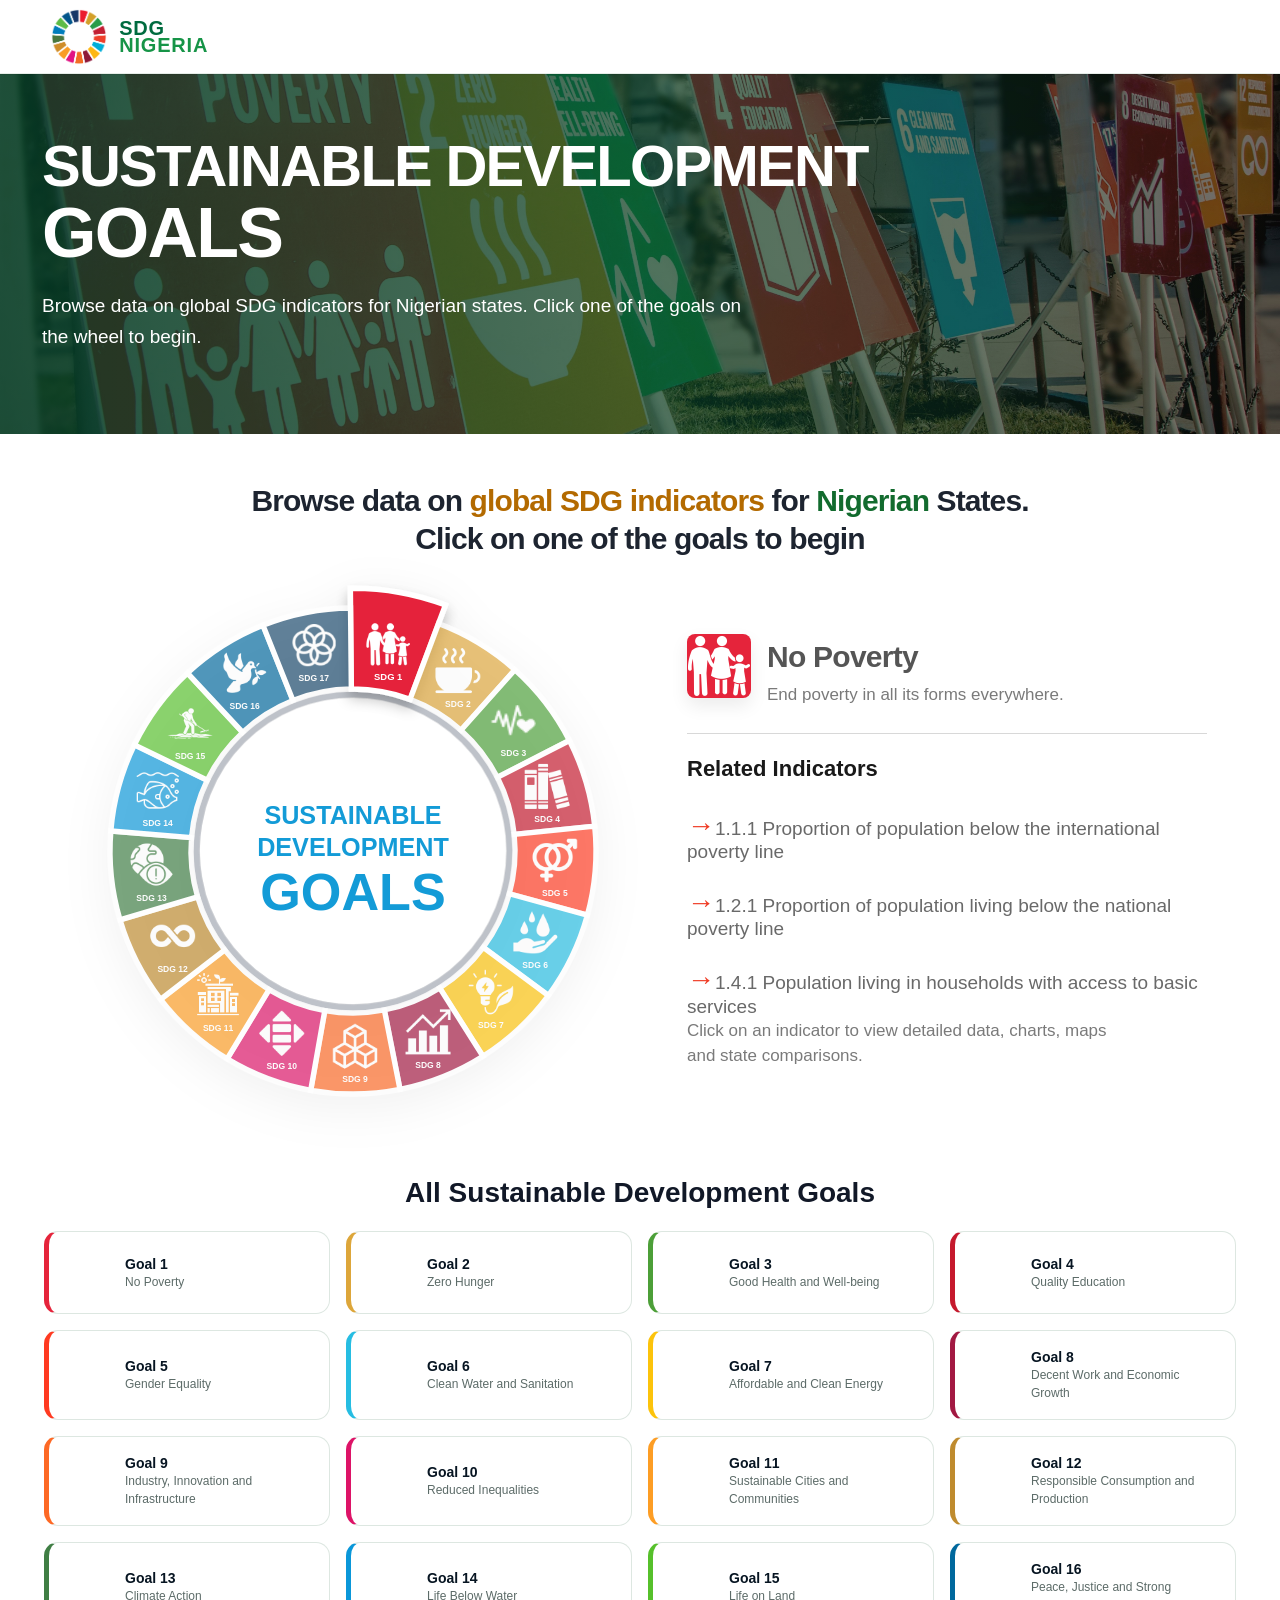
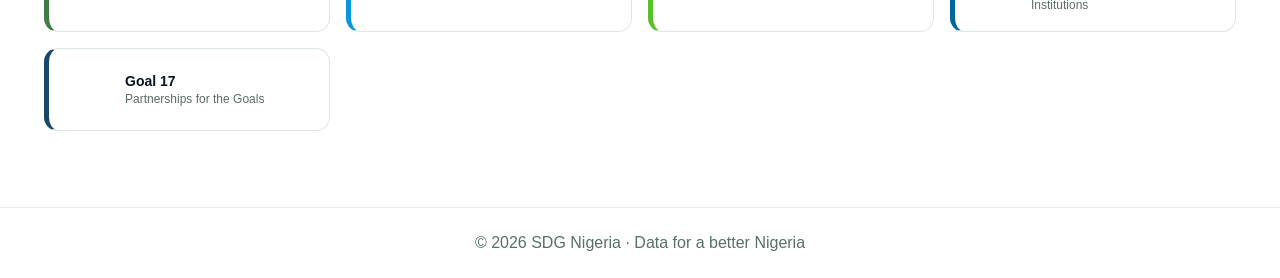
<file: index.html>
<!doctype html>
<html lang="en">
<head>
  <meta charset="utf-8">
  <meta name="viewport" content="width=device-width, initial-scale=1">
  <title>SDG Nigeria</title>
  <link rel="stylesheet" href="css/app.css">
</head>
<body data-page="landing">
  <header class="landing-topbar">
    <a class="landing-brand" href="index.html"><img src="images/sdglogo.png" alt="SDG Nigeria"><span>SDG<br><b>Nigeria</b></span></a>
    <nav class="landing-nav"><a href="dashboard.html#/goal/3">Dashboard</a></nav>
  </header>

  <main class="landing-page landing-old-design">
    <section class="sdg-banner-original">
      <div class="banner-inner-original">
        <h1>SUSTAINABLE DEVELOPMENT <strong>GOALS</strong></h1>
        <p>Browse data on global SDG indicators for Nigerian states. Click one of the goals on the wheel to begin.</p>
      </div>
    </section>

    <section class="indicator-original">
      <div class="indicator-heading-original">
        <h2>Browse data on <span>global SDG indicators</span> for <span>Nigerian</span> States. <br>Click on one of the goals to begin</h2>
      </div>
      <div class="original-wheel-layout">
        <div class="original-wheel-wrap">
          <div id="goalWheel" class="original-goal-wheel" aria-label="Interactive SDG goal wheel"></div>
        </div>
        <div class="original-goal-panel">
          <div class="selected-goal-header">
            <img id="homeGoalPanelIcon" src="images/icons/sd-3.png" alt="Goal icon">
            <div>
              <h3 id="homeGoalPanelTitle">Good Health and Well-being</h3>
              <p id="homeGoalPanelText">Ensure healthy lives and promote well-being for all at all ages.</p>
            </div>
          </div>
          <div class="home-indicator-heading">Related Indicators</div>
          <div id="homeGoalIndicators" class="home-indicator-list"></div>
          <p class="indicator-help">Click on an indicator to view detailed data, charts, maps and state comparisons.</p>
        </div>
      </div>
    </section>

    <section class="view home-goal-cards landing-cards-section old-landing-cards">
      <h2 class="home-section-title">All Sustainable Development Goals</h2>
      <div class="goal-grid" id="homeGoals"></div>
    </section>
  </main>
  <footer class="landing-footer">© 2026 SDG Nigeria · Data for a better Nigeria</footer>
  <script src="js/landing.js"></script>
</body>
</html>
</file>
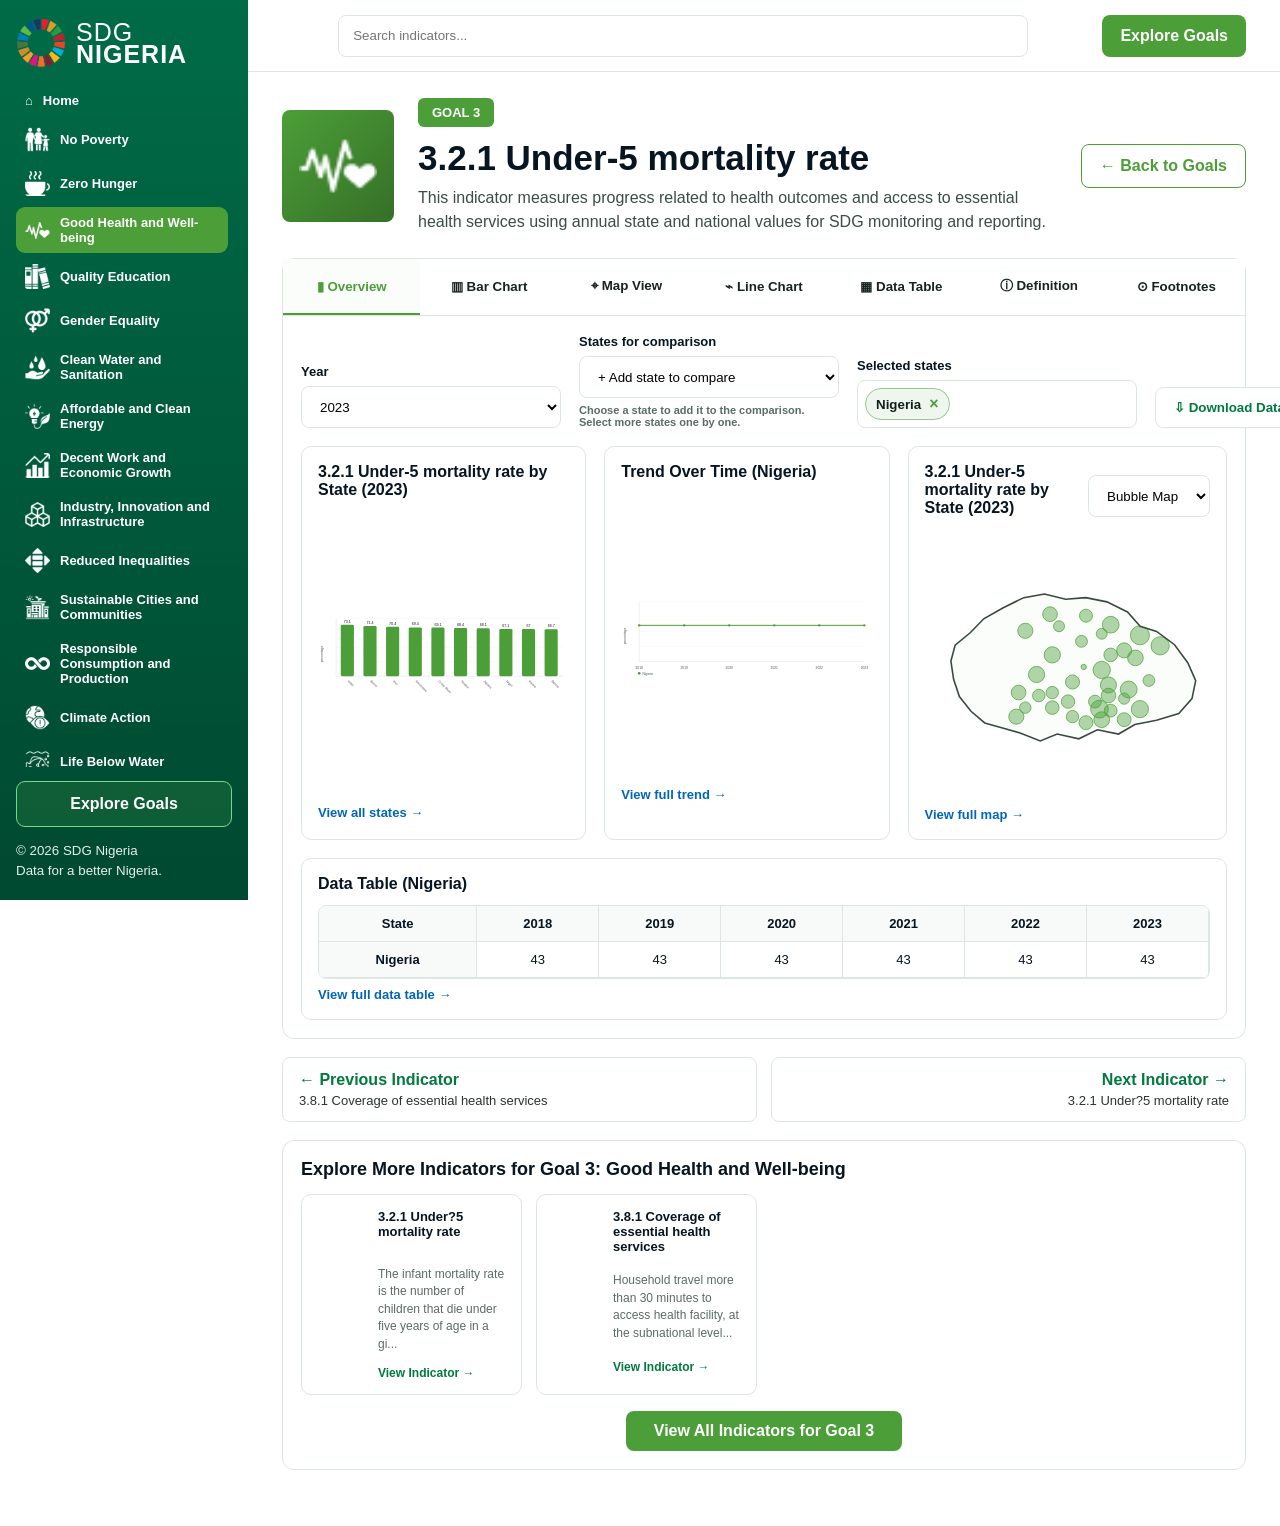
<file: dashboard.html>
<!doctype html>
<html lang="en">
<head>
  <meta charset="utf-8">
  <meta name="viewport" content="width=device-width, initial-scale=1">
  <title>SDG Nigeria Dashboard</title>
  <link rel="stylesheet" href="css/app.css">
  <script src="https://code.highcharts.com/maps/highmaps.js"></script>
  <script src="https://code.highcharts.com/maps/modules/map.js"></script>
  <script src="https://code.highcharts.com/modules/exporting.js"></script>
</head>
<body data-page="dashboard">
  <aside class="sidebar" id="sidebar">
    <a class="brand" href="index.html"><img src="images/sdglogo.png" alt="SDG Nigeria"><span>SDG<br><b>Nigeria</b></span></a>
    <nav class="side-nav" id="sideGoals"></nav>
    <a class="download-report" href="#/goal/3">Explore Goals</a>
    <small class="copyright">© 2026 SDG Nigeria<br>Data for a better Nigeria.</small>
  </aside>

  <main class="app-shell">
    <header class="topbar">
      <button class="menu" id="menuBtn">☰</button>
      <div class="search-wrap"><input id="globalSearch" type="search" placeholder="Search indicators..."><div id="searchResults" class="search-results"></div></div>
      <a href="index.html" class="top-action">Explore Goals</a>
    </header>

    <section id="homeView" class="home-view-original">
      <section class="sdg-banner-original">
        <div class="banner-inner-original">
          <h1>SUSTAINABLE DEVELOPMENT <strong>GOALS</strong></h1>
          <p>Browse data on global SDG indicators for Nigerian states. Click one of the goals on the wheel to begin.</p>
        </div>
      </section>
      <section class="indicator-original">
        <div class="indicator-heading-original">
          <h2>Browse data on <span>global SDG indicators</span> for <span>Nigerian</span> States</h2>
          <p>Select any SDG goal from the wheel or from the cards below.</p>
        </div>
        <div class="original-wheel-layout">
          <div class="original-wheel-wrap">
            <div id="goalWheel" class="original-goal-wheel" aria-label="Interactive SDG goal wheel"></div>
          </div>
          <div class="original-goal-panel">
            <h3 id="homeGoalPanelTitle">Goal 3: Good Health and Well-being</h3>
            <p id="homeGoalPanelText">Explore indicators, maps, charts, definitions and state comparisons for each Sustainable Development Goal.</p>
            <a id="homeGoalPanelLink" href="#/goal/3">Open Selected Goal</a>
          </div>
        </div>
      </section>
      <section class="view home-goal-cards">
        <h2 class="home-section-title">All Sustainable Development Goals</h2>
        <div class="goal-grid" id="homeGoals"></div>
      </section>
    </section>

    <section id="goalView" class="view goal-view hidden">
      <div class="goal-hero">
        <div class="goal-icon"><img id="goalIcon" src="" alt=""></div>
        <div class="goal-title-wrap"><span id="goalBadge" class="goal-badge"></span><h1 id="indicatorTitle"></h1><p id="indicatorDescription"></p></div>
        <a href="index.html" class="back-btn">← Back to Goals</a>
      </div>

      <section class="dashboard-card main-dashboard">
        <nav class="tabs" id="tabs">
          <button class="tab active" data-tab="overview">▮ Overview</button>
          <button class="tab" data-tab="bar">▥ Bar Chart</button>
          <button class="tab" data-tab="map">⌖ Map View</button>
          <button class="tab" data-tab="line">⌁ Line Chart</button>
          <button class="tab" data-tab="table">▦ Data Table</button>
          <button class="tab" data-tab="definition">ⓘ Definition</button>
          <button class="tab" data-tab="footnotes">⊙ Footnotes</button>
        </nav>

        <div class="filters">
          <label>Year<select id="yearFilter"></select></label>
          <label>States for comparison <select id="stateAddFilter"></select><small class="filter-help">Choose a state to add it to the comparison. Select more states one by one.</small></label>
          <div class="selected-state-box"><div class="selected-state-title">Selected states</div><div id="selectedStateChips" class="state-chips"></div></div>
          <button id="downloadCsv" class="download-data">⇩ Download Data</button>
        </div>

        <div id="tab-overview" class="tab-pane active">
          <div class="overview-grid">
            <article class="chart-card"><h3 id="barTitle"></h3><div class="svg-box" id="barChart"></div><a class="mini-link" data-open="bar">View all states →</a></article>
            <article class="chart-card"><h3 id="lineTitle"></h3><div class="svg-box" id="lineChart"></div><a class="mini-link" data-open="line">View full trend →</a></article>
            <article class="chart-card"><div class="card-head"><h3 id="mapTitle"></h3><select id="mapMode"><option value="bubble">Bubble Map</option><option value="heat">Heat Map</option></select></div><div class="svg-box map-box" id="mapChart"></div><a class="mini-link" data-open="map">View full map →</a></article>
          </div>
          <article class="chart-card table-card"><h3>Data Table <span id="tableStateName"></span></h3><div class="table-wrap"><table id="overviewTable"></table></div><a class="mini-link" data-open="table">View full data table →</a></article>
        </div>

        <div id="tab-bar" class="tab-pane"><article class="chart-card large"><h3 id="barTitleFull"></h3><div class="svg-box large-box" id="barChartFull"></div></article></div>
        <div id="tab-map" class="tab-pane"><article class="chart-card large"><div class="card-head"><h3 id="mapTitleFull"></h3><select id="mapModeFull"><option value="bubble">Bubble Map</option><option value="heat">Heat Map</option></select></div><div class="svg-box large-map" id="mapChartFull"></div></article></div>
        <div id="tab-line" class="tab-pane"><article class="chart-card large"><h3 id="lineTitleFull"></h3><div class="svg-box large-box" id="lineChartFull"></div></article></div>
        <div id="tab-table" class="tab-pane"><article class="chart-card large"><div class="card-head"><h3>Full Data Table</h3><input id="tableSearch" class="table-search" placeholder="Search state/year/value..."></div><div class="table-wrap tall"><table id="dataTable"></table></div></article></div>
        <div id="tab-definition" class="tab-pane"><article class="info-card" id="definitionBlock"></article></div>
        <div id="tab-footnotes" class="tab-pane"><article class="info-card" id="footnotesBlock"></article></div>
      </section>

      <section class="prev-next" id="prevNextBlock"></section>
      <section class="related-wrap dashboard-card"><h2 id="relatedTitle"></h2><div class="related-grid" id="relatedIndicators"></div><a id="viewAllGoal" class="view-all" href="#">View All Indicators</a></section>
    </section>
  </main>
  <script src="js/app.js"></script>
</body>
</html>
</file>
<file: css/app.css>
:root{--green:#007a3d;--green2:#0b8f45;--dark:#005338;--soft:#f7faf8;--line:#dde7e1;--text:#071522;--muted:#5c6b68;--white:#fff;--radius:12px}*{box-sizing:border-box}body{margin:0;font-family:Inter,Arial,Helvetica,sans-serif;color:var(--text);background:#fff}.sidebar{position:fixed;inset:0 auto 0 0;width:248px;background:linear-gradient(180deg,#006b47,#004931);color:white;padding:18px 16px;z-index:10;display:flex;flex-direction:column;gap:14px}.brand{display:flex;gap:10px;align-items:center;color:white;text-decoration:none;font-size:25px;line-height:.9;text-transform:uppercase;letter-spacing:.04em}.brand img{width:50px;height:50px;object-fit:contain}.side-nav{overflow:auto;padding-right:4px}.side-nav a{display:flex;align-items:center;gap:10px;color:white;text-decoration:none;padding:8px 9px;border-radius:9px;font-size:13px;font-weight:700;margin:3px 0}.side-nav a:hover,.side-nav a.active{background:rgba(48,181,67,.9)}.side-nav img{width:25px;height:25px;border-radius:3px}.download-report{margin-top:auto;text-align:center;color:white;text-decoration:none;border:1px solid #77d98a;border-radius:9px;padding:13px;font-weight:800;background:rgba(102,185,78,.15)}.copyright{opacity:.9;line-height:1.55}.app-shell{margin-left:248px;min-height:100vh}.topbar{height:72px;border-bottom:1px solid var(--line);display:flex;align-items:center;gap:18px;padding:0 34px;position:sticky;top:0;background:rgba(255,255,255,.94);backdrop-filter:blur(10px);z-index:5}.menu{display:none}.search-wrap{position:relative;max-width:690px;flex:1;margin:auto}.search-wrap input,.filters select,.table-search,.card-head select{width:100%;height:42px;border:1px solid var(--line);border-radius:8px;padding:0 14px;background:white}.search-results{display:none;position:absolute;left:0;right:0;top:48px;background:white;border:1px solid var(--line);border-radius:10px;box-shadow:0 10px 24px rgba(0,0,0,.08);overflow:hidden}.search-results a{display:block;padding:11px 14px;text-decoration:none;color:var(--text);border-bottom:1px solid #f0f3f1}.top-action,.back-btn,.download-data,.view-all{background:var(--green);color:white;text-decoration:none;border:0;border-radius:8px;padding:12px 18px;font-weight:800;white-space:nowrap}.back-btn{background:white;color:var(--green);border:1px solid var(--green)}.view{padding:26px 34px}.hidden{display:none!important}.hero-card{display:flex;align-items:center;justify-content:space-between;gap:30px;padding:42px;border:1px solid var(--line);border-radius:20px;background:linear-gradient(135deg,#f6fbf7,#fff)}.hero-card h1{font-size:44px;margin:8px 0}.hero-card p{font-size:18px;color:var(--muted)}.hero-card img{width:270px;max-width:35%}.eyebrow{color:var(--green);font-weight:900;text-transform:uppercase}.goal-grid{display:grid;grid-template-columns:repeat(4,minmax(0,1fr));gap:16px;margin-top:22px}.goal-card{display:flex;gap:13px;align-items:center;background:white;border:1px solid var(--line);border-radius:14px;padding:18px;text-decoration:none;color:var(--text);transition:.2s}.goal-card:hover{transform:translateY(-2px);border-color:var(--green)}.goal-card img{width:45px;height:45px}.goal-card b{display:block;font-size:14px}.goal-card span{color:var(--muted);font-size:12px}.goal-hero{display:grid;grid-template-columns:112px 1fr auto;align-items:center;gap:24px;margin-bottom:24px}.goal-icon{width:112px;height:112px;border-radius:8px;background:linear-gradient(135deg,#269a3d,#0b7838);display:grid;place-items:center}.goal-icon img{width:78px;height:78px;object-fit:contain}.goal-badge{display:inline-block;background:#2a9d3d;color:white;border-radius:6px;padding:7px 14px;font-weight:900;font-size:13px}.goal-title-wrap h1{font-size:35px;margin:11px 0 8px}.goal-title-wrap p{margin:0;color:#3d4b49;font-size:16px;line-height:1.5}.dashboard-card{border:1px solid var(--line);border-radius:var(--radius);background:white;box-shadow:none}.tabs{display:grid;grid-template-columns:repeat(7,1fr);border-bottom:1px solid var(--line);overflow:auto}.tab{appearance:none;border:0;background:white;padding:18px 10px;font-weight:800;color:#182320;cursor:pointer;border-bottom:2px solid transparent}.tab.active{color:var(--green);border-bottom-color:var(--green);background:#fbfdfb}.filters{display:flex;gap:18px;align-items:end;padding:18px}.filters label{font-size:13px;font-weight:800;display:block;min-width:220px}.filters select{margin-top:7px}.download-data{margin-left:auto;background:white;color:var(--green);border:1px solid var(--line);cursor:pointer}.tab-pane{display:none;padding:0 18px 18px}.tab-pane.active{display:block}.overview-grid{display:grid;grid-template-columns:1fr 1fr 1.12fr;gap:18px}.chart-card{border:1px solid var(--line);border-radius:10px;background:white;padding:16px;box-shadow:none}.chart-card h3{font-size:16px;margin:0 0 12px}.svg-box{height:286px;position:relative}.large-box{height:390px}.map-box{height:286px}.large-map{height:430px}.chart-card svg{width:100%;height:100%;display:block}.mini-link{display:inline-block;margin-top:8px;color:#0066bb;font-weight:800;text-decoration:none;cursor:pointer;font-size:13px}.table-card{margin-top:18px}.table-wrap{overflow:auto;border:1px solid var(--line);border-radius:8px}.table-wrap.tall{max-height:520px}table{border-collapse:collapse;width:100%;font-size:13px}th,td{border-bottom:1px solid var(--line);border-right:1px solid var(--line);padding:10px;text-align:center}th{background:#f8faf9;font-weight:900}.card-head{display:flex;align-items:center;justify-content:space-between;gap:14px}.card-head select{width:150px}.info-card{padding:26px;line-height:1.7}.info-card h2{margin-top:0}.info-layout{display:grid;grid-template-columns:1fr 300px;gap:28px}.info-layout aside{border:1px solid var(--line);border-radius:10px;padding:15px;background:#fbfdfb}.info-layout aside div{padding:9px 0;border-bottom:1px solid var(--line)}.info-layout aside div:last-child{border:0}.info-layout b{display:block}.info-layout span{color:var(--muted)}.prev-next{display:flex;justify-content:space-between;gap:14px;margin:18px 0}.prev-next a{flex:1;border:1px solid var(--line);border-radius:8px;padding:13px 16px;text-decoration:none;color:var(--green);font-weight:900}.prev-next .next{text-align:right}.prev-next span{display:block;color:#293532;font-weight:500;font-size:13px;margin-top:4px}.related-wrap{padding:18px;margin-bottom:30px}.related-wrap h2{font-size:18px;margin:0 0 14px}.related-grid{display:grid;grid-template-columns:repeat(4,minmax(0,1fr));gap:14px}.related-card{display:grid;grid-template-columns:52px 1fr;gap:10px;border:1px solid var(--line);border-radius:10px;padding:14px;text-decoration:none;color:var(--text);min-height:132px;transition:.2s}.related-card:hover{border-color:var(--green);transform:translateY(-1px)}.related-card img{width:44px;height:44px;border-radius:6px}.related-card b{font-size:13px}.related-card p{grid-column:2;margin:3px 0;color:var(--muted);font-size:12px;line-height:1.45}.related-card em{grid-column:2;color:var(--green);font-style:normal;font-weight:900;font-size:12px}.view-all{display:block;width:max-content;margin:16px auto 0;padding:11px 28px}.axis{stroke:#cfd9d3;stroke-width:1}.gridline{stroke:#edf2ef;stroke-width:1}.bar{fill:#26943d}.line{fill:none;stroke:#0a7d35;stroke-width:3}.dot{fill:#0a7d35}.label{font-size:11px;fill:#111}.small-label{font-size:10px;fill:#4d5a56}.nigeria-shape{fill:#fafcfb;stroke:#9eaaa5;stroke-width:1.4}.state-line{fill:none;stroke:#d4ddd8;stroke-width:.8}.bubble{fill:rgba(22,132,54,.45);stroke:#0b7f35;stroke-width:1}.heat{stroke:#fff;stroke-width:1}@media(max-width:1200px){.overview-grid{grid-template-columns:1fr 1fr}.overview-grid .chart-card:nth-child(3){grid-column:1/-1}.related-grid{grid-template-columns:repeat(3,1fr)}}@media(max-width:900px){.sidebar{transform:translateX(-100%);transition:.25s}.sidebar.open{transform:none}.app-shell{margin-left:0}.menu{display:block;border:1px solid var(--line);background:white;border-radius:8px;padding:9px 12px}.topbar{padding:0 16px}.view{padding:20px 16px}.goal-hero{grid-template-columns:78px 1fr}.goal-icon{width:78px;height:78px}.goal-icon img{width:54px;height:54px}.back-btn{grid-column:1/-1;width:max-content}.tabs{grid-template-columns:repeat(7,150px)}.filters{flex-wrap:wrap}.filters label{min-width:calc(50% - 10px);flex:1}.download-data{margin-left:0}.overview-grid,.info-layout{grid-template-columns:1fr}.related-grid,.goal-grid{grid-template-columns:repeat(2,1fr)}.hero-card{padding:25px}.hero-card h1{font-size:32px}.hero-card img{display:none}}@media(max-width:560px){.related-grid,.goal-grid{grid-template-columns:1fr}.filters label{min-width:100%}.svg-box{height:240px}.large-box,.large-map{height:310px}.goal-title-wrap h1{font-size:25px}.top-action{display:none}}

/* Final user-requested refinements */
:root{--goal-color:#007a3d}.landing-hero{display:grid;grid-template-columns:minmax(300px,1fr) minmax(360px,560px);gap:34px;align-items:center;padding:36px;border:1px solid var(--line);border-radius:24px;background:radial-gradient(circle at 82% 42%,rgba(0,122,61,.08),transparent 36%),linear-gradient(135deg,#f8fcf9,#fff)}.landing-copy h1{font-size:48px;line-height:1.05;margin:10px 0 16px;letter-spacing:-.04em}.landing-copy p{font-size:18px;line-height:1.7;color:var(--muted);max-width:640px}.landing-cta{display:inline-block;margin-top:16px;background:var(--green);color:#fff;text-decoration:none;padding:14px 22px;border-radius:10px;font-weight:900}.wheel-panel{display:grid;place-items:center;min-height:560px}.goal-wheel{position:relative;width:min(520px,88vw);aspect-ratio:1;border-radius:50%;background:radial-gradient(circle,#fff 0 25%,#f4faf6 25% 44%,#fff 44% 100%);box-shadow:inset 0 0 0 1px #e8eee9}.wheel-center{position:absolute;inset:31%;border-radius:50%;background:#fff;display:grid;place-items:center;text-align:center;border:1px solid var(--line);box-shadow:0 8px 30px rgba(0,0,0,.06);z-index:2}.wheel-center img{width:76px;height:76px;object-fit:contain}.wheel-center strong{font-size:28px;color:#006b47;line-height:.8}.wheel-center span{text-transform:uppercase;font-weight:900;color:#334;letter-spacing:.08em}.wheel-goal{position:absolute;left:50%;top:50%;width:62px;height:62px;margin:-31px;display:grid;place-items:center;border-radius:16px;background:var(--item-color);transform:rotate(var(--deg)) translate(218px) rotate(calc(-1 * var(--deg)));box-shadow:0 10px 22px rgba(0,0,0,.12);transition:.18s;text-decoration:none}.wheel-goal:hover{transform:rotate(var(--deg)) translate(218px) rotate(calc(-1 * var(--deg))) scale(1.12);z-index:5}.wheel-goal img{width:45px;height:45px;object-fit:contain}.wheel-goal span{position:absolute;right:-7px;bottom:-7px;background:#fff;color:#111;width:24px;height:24px;border-radius:50%;display:grid;place-items:center;font-size:12px;font-weight:900;border:1px solid var(--line)}.home-section-title{margin:28px 0 8px;font-size:22px}.goal-card{border-left:5px solid var(--item-color)}.goal-card:hover{border-color:var(--item-color);box-shadow:0 8px 22px rgba(0,0,0,.07)}.side-nav a.active,.side-nav a:hover{background:var(--item-color,rgba(48,181,67,.9))}.goal-icon{background:linear-gradient(135deg,var(--goal-color),color-mix(in srgb,var(--goal-color) 70%,#000))}.goal-badge,.top-action,.landing-cta,.view-all{background:var(--goal-color)}.back-btn{color:var(--goal-color);border-color:var(--goal-color)}.tab.active{color:var(--goal-color);border-bottom-color:var(--goal-color)}.bar{fill:var(--goal-color)}.line{stroke:var(--goal-color)}.dot{fill:var(--goal-color)}.bubble{fill:color-mix(in srgb,var(--goal-color) 44%,transparent);stroke:var(--goal-color)}.filters label{min-width:260px}.filters select[multiple]{height:92px;padding:7px 10px}.filter-help{display:block;color:var(--muted);font-weight:600;margin-top:6px;font-size:11px}.nigeria-fill{fill:#fbfdfb}.nigeria-border{fill:none;stroke:#66736d;stroke-width:2.4}.nigeria-shape{display:none}.nigeria-map .state-line{stroke:#b7c4bd;stroke-width:1;fill:none}.heat{stroke:var(--goal-color);stroke-width:.8}.line-1{stroke:#0b6fb3}.dot-1{fill:#0b6fb3}.line-2{stroke:#ce7b00}.dot-2{fill:#ce7b00}.line-3{stroke:#7a3db8}.dot-3{fill:#7a3db8}.line-4{stroke:#c23b5a}.dot-4{fill:#c23b5a}.line-5{stroke:#2e8b8b}.dot-5{fill:#2e8b8b}@media(max-width:1100px){.landing-hero{grid-template-columns:1fr}.wheel-panel{min-height:480px}.wheel-goal{transform:rotate(var(--deg)) translate(185px) rotate(calc(-1 * var(--deg)))}.wheel-goal:hover{transform:rotate(var(--deg)) translate(185px) rotate(calc(-1 * var(--deg))) scale(1.1)}}@media(max-width:620px){.landing-hero{padding:24px}.landing-copy h1{font-size:34px}.wheel-panel{min-height:360px}.goal-wheel{width:min(340px,92vw)}.wheel-goal{width:43px;height:43px;margin:-21.5px;border-radius:11px;transform:rotate(var(--deg)) translate(140px) rotate(calc(-1 * var(--deg)))}.wheel-goal:hover{transform:rotate(var(--deg)) translate(140px) rotate(calc(-1 * var(--deg))) scale(1.08)}.wheel-goal img{width:31px;height:31px}.wheel-goal span{width:20px;height:20px;font-size:10px}.wheel-center img{width:46px;height:46px}.wheel-center strong{font-size:20px}.filters label{min-width:100%}}


/* Landing page restored closer to original wheel style */
.home-view-original{min-height:100vh;background:#fff}.sdg-banner-original{background:url('../images/sdg-bg.jpg') center/cover no-repeat;min-height:360px;display:flex;align-items:center;position:relative;overflow:hidden}.sdg-banner-original:before{content:"";position:absolute;inset:0;background:linear-gradient(90deg,rgba(0,70,44,.72),rgba(0,108,65,.38),rgba(0,0,0,.05))}.banner-inner-original{position:relative;z-index:1;padding:0 42px;max-width:1100px}.banner-inner-original h1{color:white;font-size:58px;line-height:1.05;margin:0 0 18px;text-transform:uppercase;letter-spacing:-.03em}.banner-inner-original h1 strong{display:block;font-size:70px}.banner-inner-original p{color:white;font-size:19px;max-width:700px;line-height:1.65}.indicator-original{padding:42px 34px 26px;background:#fff}.indicator-heading-original{text-align:center;max-width:980px;margin:0 auto 24px}.indicator-heading-original h2{font-size:30px;line-height:1.35;margin:0 0 8px}.indicator-heading-original span{color:#007a3d}.indicator-heading-original p{color:#5c6b68}.original-wheel-layout{display:grid;grid-template-columns:minmax(380px,580px) minmax(280px,420px);gap:38px;align-items:center;justify-content:center}.original-wheel-wrap{display:grid;place-items:center}.original-goal-wheel{position:relative;width:min(560px,88vw);aspect-ratio:1}.original-wheel-svg{width:100%;height:100%;display:block;filter:drop-shadow(0 16px 25px rgba(0,0,0,.08))}.original-wheel-hotspot{position:absolute;left:50%;top:50%;width:48px;height:48px;margin:-24px;border-radius:50%;transform:rotate(var(--deg)) translate(216px) rotate(calc(-1 * var(--deg)));display:grid;place-items:center;text-decoration:none;background:rgba(255,255,255,.18);border:2px solid rgba(255,255,255,.7);transition:.18s}.original-wheel-hotspot span{background:#fff;color:#111;border-radius:50%;width:24px;height:24px;display:grid;place-items:center;font-weight:900;font-size:12px;box-shadow:0 4px 10px rgba(0,0,0,.15)}.original-wheel-hotspot:hover{background:var(--item-color);transform:rotate(var(--deg)) translate(216px) rotate(calc(-1 * var(--deg))) scale(1.22);z-index:4}.original-goal-panel{border:1px solid var(--line);border-radius:18px;padding:30px;background:linear-gradient(135deg,#fbfefc,#fff);box-shadow:0 14px 30px rgba(0,0,0,.05)}.original-goal-panel h3{font-size:28px;line-height:1.25;margin:0 0 12px;color:#07251a}.original-goal-panel p{font-size:16px;line-height:1.7;color:var(--muted)}.original-goal-panel a{display:inline-block;margin-top:12px;background:#4c9f38;color:#fff;text-decoration:none;padding:13px 20px;border-radius:9px;font-weight:900}.home-goal-cards{padding-top:10px}.selected-state-box{min-width:280px;flex:1}.selected-state-title{font-size:13px;font-weight:900;margin-bottom:7px}.state-chips{display:flex;flex-wrap:wrap;gap:8px;min-height:42px;border:1px solid var(--line);border-radius:8px;padding:7px;background:#fff}.state-chip{border:1px solid color-mix(in srgb,var(--goal-color) 45%,#dbe5df);background:color-mix(in srgb,var(--goal-color) 9%,#fff);border-radius:999px;padding:7px 10px;display:inline-flex;align-items:center;gap:8px;color:#12201b;font-weight:800;cursor:pointer}.state-chip b{color:var(--goal-color);font-size:16px;line-height:1}.state-chip:hover{border-color:var(--goal-color)}.nigeria-map .nigeria-fill{fill:#fbfdfb}.nigeria-map .nigeria-border{fill:none;stroke:#394942;stroke-width:3}.nigeria-map .state-line{stroke:#99aaa2;stroke-width:1.15;fill:none}.nigeria-map .bubble{fill:color-mix(in srgb,var(--goal-color) 43%,transparent);stroke:var(--goal-color);stroke-width:1.35}.nigeria-map .heat{stroke:#fff;stroke-width:.7}@media(max-width:1020px){.original-wheel-layout{grid-template-columns:1fr}.original-goal-panel{max-width:620px;margin:auto}.banner-inner-original h1{font-size:42px}.banner-inner-original h1 strong{font-size:52px}}@media(max-width:620px){.sdg-banner-original{min-height:280px}.banner-inner-original{padding:0 22px}.banner-inner-original h1{font-size:30px}.banner-inner-original h1 strong{font-size:40px}.indicator-original{padding:28px 16px}.indicator-heading-original h2{font-size:22px}.original-goal-wheel{width:min(350px,94vw)}.original-wheel-hotspot{width:34px;height:34px;margin:-17px;transform:rotate(var(--deg)) translate(137px) rotate(calc(-1 * var(--deg)))}.original-wheel-hotspot:hover{transform:rotate(var(--deg)) translate(137px) rotate(calc(-1 * var(--deg))) scale(1.12)}.original-wheel-hotspot span{width:19px;height:19px;font-size:10px}.original-goal-panel{padding:20px}.original-goal-panel h3{font-size:22px}}

/* Separated landing page */
body[data-page="landing"]{background:#f7faf8;color:#111827;}
.landing-topbar{height:74px;display:flex;align-items:center;justify-content:space-between;padding:0 clamp(20px,4vw,64px);background:#fff;border-bottom:1px solid #e6ede8;position:sticky;top:0;z-index:10;}
.landing-brand{display:flex;align-items:center;gap:12px;text-decoration:none;color:#006b3f;font-size:20px;line-height:.85;text-transform:uppercase;letter-spacing:.04em;font-weight:700}.landing-brand img{width:56px;height:auto}.landing-brand b{color:#169447}.landing-nav{display:flex;gap:10px}.landing-nav a{padding:10px 16px;border:1px solid #d7e7db;border-radius:10px;color:#006b3f;text-decoration:none;font-weight:700}.landing-nav a:last-child{background:#006b3f;color:#fff;border-color:#006b3f}.landing-page{max-width:1380px;margin:0 auto;padding:34px clamp(18px,4vw,56px) 60px}.landing-hero{display:grid;grid-template-columns:1.05fr .95fr;gap:42px;align-items:center;min-height:450px;padding:36px 0}.landing-hero-text .eyebrow{display:inline-flex;padding:8px 12px;border-radius:999px;background:#e8f5ec;color:#007a3d;font-weight:800;text-transform:uppercase;font-size:12px;letter-spacing:.08em}.landing-hero h1{font-size:clamp(42px,6vw,76px);line-height:.95;margin:18px 0 18px;letter-spacing:-.055em}.landing-hero p{font-size:18px;line-height:1.7;color:#4b5563;max-width:650px}.landing-actions{display:flex;gap:14px;flex-wrap:wrap;margin-top:28px}.landing-actions a{padding:14px 22px;border-radius:12px;text-decoration:none;font-weight:800}.landing-actions .primary{background:#007a3d;color:#fff}.landing-actions .secondary{border:1px solid #bad8c5;color:#006b3f;background:#fff}.landing-hero-art{display:flex;justify-content:center}.landing-hero-art img{width:min(520px,100%);filter:drop-shadow(0 24px 46px rgba(0,0,0,.12))}.landing-wheel-section,.landing-cards-section{background:#fff;border:1px solid #e1e8e4;border-radius:22px;padding:clamp(22px,3vw,36px);margin-top:28px}.landing-section-heading h2,.landing-cards-section h2{font-size:30px;margin:0 0 8px}.landing-section-heading p{color:#5b6770;margin:0 0 24px}.landing-wheel-layout{align-items:center}.landing-goal-panel{box-shadow:none;border:1px solid #e1e8e4}.landing-footer{text-align:center;padding:26px;color:#587065;background:#fff;border-top:1px solid #e6ede8}.home-goal-cards{box-shadow:none}.goal-grid{grid-template-columns:repeat(auto-fit,minmax(230px,1fr))!important}.goal-card{transition:transform .18s ease, border-color .18s ease}.goal-card:hover{transform:translateY(-3px);border-color:var(--item-color)}
@media(max-width:900px){.landing-hero{grid-template-columns:1fr;text-align:center}.landing-hero p{margin-left:auto;margin-right:auto}.landing-actions{justify-content:center}.landing-topbar{height:auto;padding:14px 18px;gap:16px}.landing-nav{display:none}.landing-page{padding-top:18px}.original-wheel-layout{grid-template-columns:1fr!important}.original-goal-panel{margin-top:16px}}

/* Landing page restored to the original wheel-first design */
body[data-page="landing"]{background:#fff}
body[data-page="landing"] .landing-page.landing-old-design{max-width:none;margin:0;padding:0}
body[data-page="landing"] .landing-topbar{box-shadow:0 1px 0 rgba(0,0,0,.06);background:#fff}
body[data-page="landing"] .sdg-banner-original{border-radius:0}
body[data-page="landing"] .indicator-original{padding-top:48px}
body[data-page="landing"] .old-landing-cards{max-width:1240px;margin:0 auto 42px;border:0;border-radius:0;padding:18px 24px 34px;background:#fff}
body[data-page="landing"] .home-section-title{text-align:center;margin:0 0 22px;font-size:28px}
@media(max-width:620px){body[data-page="landing"] .old-landing-cards{padding:16px}body[data-page="landing"] .home-section-title{font-size:22px}}

/* Final landing wheel interaction: keep old visual design, clean the panel */
:root{--selected-goal-color:#A21942}
body[data-page="landing"] .indicator-heading-original h2{font-size:30px;font-weight:900;color:#1d2430;letter-spacing:-.03em;line-height:1.25}
body[data-page="landing"] .indicator-heading-original h2 span:first-of-type{color:#b36a00}
body[data-page="landing"] .indicator-heading-original h2 span:nth-of-type(2){color:#126b2e}
body[data-page="landing"] .original-wheel-layout{grid-template-columns:minmax(420px,560px) minmax(380px,520px);gap:54px;align-items:center}
body[data-page="landing"] .original-goal-wheel{width:min(540px,88vw)}
body[data-page="landing"] .original-wheel-hotspot{background:transparent!important;border:0!important;box-shadow:none!important;width:58px!important;height:58px!important;margin:-29px!important;border-radius:50%!important;opacity:0;transform:rotate(var(--deg)) translate(208px) rotate(calc(-1 * var(--deg)))!important}
body[data-page="landing"] .original-wheel-hotspot span{display:none!important}
body[data-page="landing"] .original-wheel-hotspot:hover,body[data-page="landing"] .original-wheel-hotspot.active{opacity:.16;background:var(--item-color)!important;transform:rotate(var(--deg)) translate(208px) rotate(calc(-1 * var(--deg))) scale(1.08)!important}
body[data-page="landing"] .original-goal-panel{border:0!important;background:#fff!important;box-shadow:none!important;border-radius:0!important;padding:8px 0!important;max-width:520px}
.selected-goal-header{display:grid;grid-template-columns:64px 1fr;gap:16px;align-items:start;padding-bottom:26px;border-bottom:1px solid #d8d8d8}
.selected-goal-header img{width:64px;height:64px;border-radius:8px;background:var(--selected-goal-color);box-shadow:0 8px 18px rgba(0,0,0,.08)}
body[data-page="landing"] .original-goal-panel h3{font-size:30px!important;line-height:1.12!important;color:#555!important;margin:6px 0 8px!important;font-weight:900!important;letter-spacing:-.025em}
body[data-page="landing"] .original-goal-panel p{font-size:17px!important;line-height:1.48!important;color:#7a7a7a!important;margin:0!important}
.home-indicator-heading{font-size:22px;font-weight:900;margin:22px 0 18px;color:#191919}
.home-indicator-list{display:grid;gap:15px;margin:0}
.home-indicator-link{display:grid;grid-template-columns:32px 1fr;gap:3px;align-items:start;text-decoration:none;color:#5f5f5f;background:transparent!important;border:0!important;border-radius:0!important;padding:0!important;box-shadow:none!important;transition:color .15s ease, transform .15s ease}
.home-indicator-link:hover{transform:translateX(4px);color:#202020!important}
.home-indicator-link .arrow{font-size:28px;line-height:1;color:#ef3b24;font-weight:400;margin-top:-2px}
.home-indicator-link .indicator-text{font-size:19px;line-height:1.22;color:#696969;font-weight:400}
.home-indicator-link .indicator-text b{font-weight:400;color:#696969}
.indicator-help{font-size:15px!important;line-height:1.35!important;color:#5f5f5f!important;margin-top:24px!important;max-width:420px}
body[data-page="landing"] .home-goal-cards{margin-top:12px!important}
@media(max-width:1020px){body[data-page="landing"] .original-wheel-layout{grid-template-columns:1fr;gap:24px}body[data-page="landing"] .original-goal-panel{max-width:620px;margin:0 auto}.selected-goal-header{grid-template-columns:58px 1fr}.selected-goal-header img{width:58px;height:58px}}
@media(max-width:620px){body[data-page="landing"] .indicator-heading-original h2{font-size:23px}body[data-page="landing"] .original-goal-wheel{width:min(350px,94vw)}body[data-page="landing"] .original-wheel-hotspot{width:40px!important;height:40px!important;margin:-20px!important;transform:rotate(var(--deg)) translate(136px) rotate(calc(-1 * var(--deg)))!important}body[data-page="landing"] .original-wheel-hotspot:hover,body[data-page="landing"] .original-wheel-hotspot.active{transform:rotate(var(--deg)) translate(136px) rotate(calc(-1 * var(--deg))) scale(1.08)!important}.home-indicator-link .indicator-text{font-size:16px}.selected-goal-header{grid-template-columns:50px 1fr;gap:12px}.selected-goal-header img{width:50px;height:50px}body[data-page="landing"] .original-goal-panel h3{font-size:24px!important}}

/* Final landing wheel behavior: select by click only, no hover switching */
body[data-page="landing"] .original-wheel-hotspot{
  cursor:pointer!important;
  appearance:none!important;
  -webkit-appearance:none!important;
  padding:0!important;
  outline:none!important;
  opacity:1!important;
  background:transparent!important;
  border:0!important;
  width:64px!important;
  height:64px!important;
  margin:-32px!important;
  transform:rotate(var(--deg)) translate(208px) rotate(calc(-1 * var(--deg)))!important;
}
body[data-page="landing"] .original-wheel-hotspot img{
  width:58px!important;
  height:58px!important;
  border-radius:12px!important;
  display:block!important;
  opacity:0!important;
  transform:scale(.72)!important;
  transition:transform .22s ease, opacity .22s ease, box-shadow .22s ease!important;
  pointer-events:none!important;
}
body[data-page="landing"] .original-wheel-hotspot:hover,
body[data-page="landing"] .original-wheel-hotspot:focus,
body[data-page="landing"] .original-wheel-hotspot:focus-visible{
  background:transparent!important;
  box-shadow:none!important;
  transform:rotate(var(--deg)) translate(208px) rotate(calc(-1 * var(--deg)))!important;
}
body[data-page="landing"] .original-wheel-hotspot:hover img,
body[data-page="landing"] .original-wheel-hotspot:focus img{
  opacity:0!important;
  transform:scale(.72)!important;
}
body[data-page="landing"] .original-wheel-hotspot.active{
  z-index:10!important;
  transform:rotate(var(--deg)) translate(218px) rotate(calc(-1 * var(--deg)))!important;
}
body[data-page="landing"] .original-wheel-hotspot.active img{
  opacity:1!important;
  transform:scale(1.32)!important;
  box-shadow:0 12px 26px rgba(0,0,0,.22)!important;
}
body[data-page="landing"] .original-wheel-hotspot.active::after{
  content:"";
  position:absolute;
  right:-22px;
  top:50%;
  transform:translateY(-50%);
  width:0;
  height:0;
  border-top:10px solid transparent;
  border-bottom:10px solid transparent;
  border-left:14px solid var(--item-color);
}
@media(max-width:620px){
  body[data-page="landing"] .original-wheel-hotspot{
    width:46px!important;height:46px!important;margin:-23px!important;
    transform:rotate(var(--deg)) translate(136px) rotate(calc(-1 * var(--deg)))!important;
  }
  body[data-page="landing"] .original-wheel-hotspot:hover,
  body[data-page="landing"] .original-wheel-hotspot:focus,
  body[data-page="landing"] .original-wheel-hotspot:focus-visible{
    transform:rotate(var(--deg)) translate(136px) rotate(calc(-1 * var(--deg)))!important;
  }
  body[data-page="landing"] .original-wheel-hotspot.active{
    transform:rotate(var(--deg)) translate(142px) rotate(calc(-1 * var(--deg)))!important;
  }
  body[data-page="landing"] .original-wheel-hotspot img{width:42px!important;height:42px!important;border-radius:9px!important;}
  body[data-page="landing"] .original-wheel-hotspot.active img{transform:scale(1.18)!important;}
}


/* Corrected wheel: selected SVG segment grows; no hover switching or floating icon overlay */
body[data-page="landing"] .original-goal-wheel{
  position:relative!important;
  width:min(540px,88vw)!important;
  aspect-ratio:1/1!important;
}
body[data-page="landing"] .clean-sdg-wheel{
  width:100%!important;
  height:auto!important;
  display:block!important;
  overflow:visible!important;
  filter:drop-shadow(0 12px 24px rgba(0,0,0,.08));
}
body[data-page="landing"] .sdg-segment{
  cursor:pointer;
  outline:none;
}
body[data-page="landing"] .sdg-segment-path{
  stroke:#fff;
  stroke-width:6;
  transition:d .22s ease, filter .22s ease, opacity .22s ease;
}
body[data-page="landing"] .sdg-segment-icon{
  pointer-events:none;
  transition:opacity .18s ease, transform .18s ease;
}
body[data-page="landing"] .sdg-segment:not(.active){
  opacity:.68;
}
body[data-page="landing"] .sdg-segment.active{
  opacity:1;
}
body[data-page="landing"] .sdg-segment.active .sdg-segment-icon{
  opacity:1;
}
body[data-page="landing"] .sdg-segment:hover .sdg-segment-path,
body[data-page="landing"] .sdg-segment:focus .sdg-segment-path{
  stroke:#fff;
}
body[data-page="landing"] .original-wheel-hotspot{
  display:none!important;
}
@media(max-width:620px){
  body[data-page="landing"] .original-goal-wheel{
    width:min(360px,94vw)!important;
  }
}


/* Animated black inner circle on landing wheel load */
body[data-page="landing"] .sdg-inner-loader{
  stroke-dasharray: 1094;
  stroke-dashoffset: 1094;
  transform-origin: 300px 300px;
  animation: sdgInnerCircleLoad 2.6s ease-out forwards;
}
@keyframes sdgInnerCircleLoad{
  0%{
    stroke-dashoffset:1094;
    transform:rotate(-90deg);
    opacity:1;
  }
  85%{
    stroke-dashoffset:0;
    transform:rotate(270deg);
    opacity:1;
  }
  100%{
    stroke-dashoffset:0;
    transform:rotate(270deg);
    opacity:.9;
  }
}
@media (prefers-reduced-motion: reduce){
  body[data-page="landing"] .sdg-inner-loader{
    animation:none;
    stroke-dashoffset:0;
  }
}


/* Restore goals section under wheel */
.goal-cards-section,
.goals-grid-section,
.landing-goals-section,
.bottom-goals-section{
  display:block !important;
  visibility:visible !important;
  opacity:1 !important;
}

/* smooth indicator cards */
.related-indicators .indicator-card,
.indicator-list .indicator-card{
  background:#fff !important;
  border:1px solid #e7e7e7 !important;
  border-radius:16px !important;
  padding:18px !important;
  margin-bottom:14px !important;
  transition:all .2s ease;
}
.related-indicators .indicator-card:hover{
  transform:translateY(-2px);
  box-shadow:0 10px 24px rgba(0,0,0,.06);
}


/* Final landing fixes */
body[data-page="landing"] .home-goal-cards,
body[data-page="landing"] .landing-cards-section,
body[data-page="landing"] .old-landing-cards,
body[data-page="landing"] #homeGoals{
  display:block;
  visibility:visible;
  opacity:1;
}
body[data-page="landing"] #homeGoals.goal-grid{
  display:grid;
}
body[data-page="landing"] .sdg-inner-loader{
  stroke:#b8bcc4 !important;
}
body[data-page="landing"] .home-indicator-list{
  display:flex;
  flex-direction:column;
  gap:14px;
}
body[data-page="landing"] .home-indicator-link{
  cursor:pointer;
}


/* Final wheel label/default/exact-indicator update */
body[data-page="landing"] .sdg-inner-loader{
  stroke:#b8bcc4 !important;
}
body[data-page="landing"] .sdg-segment-label{
  font-family: Arial, sans-serif;
  font-size: 15px;
  font-weight: 800;
  fill: #ffffff;
  pointer-events: none;
  letter-spacing: .2px;
}
body[data-page="landing"] .sdg-segment.active .sdg-segment-label{
  font-size: 16px;
}


/* Smaller SDG labels on wheel to avoid overlap */
body[data-page="landing"] .sdg-segment-label{
  font-size: 9.5px !important;
  font-weight: 800 !important;
  letter-spacing: 0 !important;
}
body[data-page="landing"] .sdg-segment.active .sdg-segment-label{
  font-size: 10.5px !important;
}

/* Animate the center wheel title on page load */
body[data-page="landing"] .clean-sdg-wheel text:not(.sdg-segment-label){
  transform-box: fill-box;
  transform-origin: center;
  animation: wheelCenterTitleGrow .9s ease-out both;
}
body[data-page="landing"] .clean-sdg-wheel text:nth-of-type(2){
  animation-delay: .08s;
}
body[data-page="landing"] .clean-sdg-wheel text:nth-of-type(3){
  animation-delay: .16s;
}
@keyframes wheelCenterTitleGrow{
  0%{
    opacity:0;
    transform:scale(.72);
  }
  70%{
    opacity:1;
    transform:scale(1.06);
  }
  100%{
    opacity:1;
    transform:scale(1);
  }
}
@media (prefers-reduced-motion: reduce){
  body[data-page="landing"] .clean-sdg-wheel text:not(.sdg-segment-label){
    animation:none !important;
  }
}


/* Highcharts Nigeria map container */
#mapChart,
#mapChartFull{
  min-height:270px;
}
.highcharts-container{
  border-radius:12px;
}
.highcharts-background{
  fill:#ffffff;
}


/* Clean Highcharts Nigeria map */
.highcharts-data-label-connector,
.highcharts-label-box{
  display:none !important;
}
.highcharts-data-label text{
  display:none !important;
}
#mapChart,
#mapChartFull{
  min-height:270px;
  overflow:hidden;
}


/* Final map cleanup: remove Highcharts label connector lines completely */
.highcharts-data-label-connector,
.highcharts-data-labels path,
.highcharts-label-connector,
.highcharts-series path.highcharts-data-label-connector{
  display:none !important;
  opacity:0 !important;
  stroke:transparent !important;
  stroke-width:0 !important;
}
.highcharts-data-label,
.highcharts-data-label text{
  display:none !important;
}

/* Bigger map when opening full map */
#mapChartFull{
  min-height:560px !important;
  height:560px !important;
}
#mapChartFull .highcharts-container,
#mapChartFull .highcharts-root{
  min-height:560px !important;
}
#mapChart{
  min-height:270px !important;
  height:270px !important;
}


/* Safe removal of blue Highcharts label connector lines only */
.highcharts-data-label-connector,
.highcharts-label-connector,
.highcharts-data-labels path.highcharts-data-label-connector{
  display:none !important;
  opacity:0 !important;
  stroke:transparent !important;
  stroke-width:0 !important;
}

/* Keep map bubbles and state borders visible */
.highcharts-mapbubble-series .highcharts-point{
  display:block !important;
  visibility:visible !important;
  opacity:.72;
}


/* Remove only the blue line/graph path drawn by Highcharts mapbubble.
   Do NOT hide .highcharts-point because those are the bubbles. */
.highcharts-mapbubble-series .highcharts-graph,
.highcharts-mapbubble-series .highcharts-tracker-line,
.highcharts-mapbubble-series path.highcharts-graph,
.highcharts-mapbubble-series path.highcharts-tracker-line,
.highcharts-series.highcharts-mapbubble-series > path:not(.highcharts-point){
  display:none !important;
  opacity:0 !important;
  visibility:hidden !important;
  stroke:transparent !important;
  stroke-width:0 !important;
  fill:none !important;
}

/* Keep circles/bubbles visible */
.highcharts-mapbubble-series .highcharts-point{
  display:block !important;
  visibility:visible !important;
  opacity:.72 !important;
}


/* Hide top Goals button/nav item */
header a[href*="goal"],
header .goals-btn,
header .goal-btn,
header .nav-goals,
.top-goals-btn{
  display:none !important;
}


/* Bar chart tooltip/hover polish */
.bar{
  cursor:pointer;
  transition:opacity .18s ease, filter .18s ease;
}
.bar:hover{
  opacity:.82;
  filter:brightness(.95);
}
</file>
